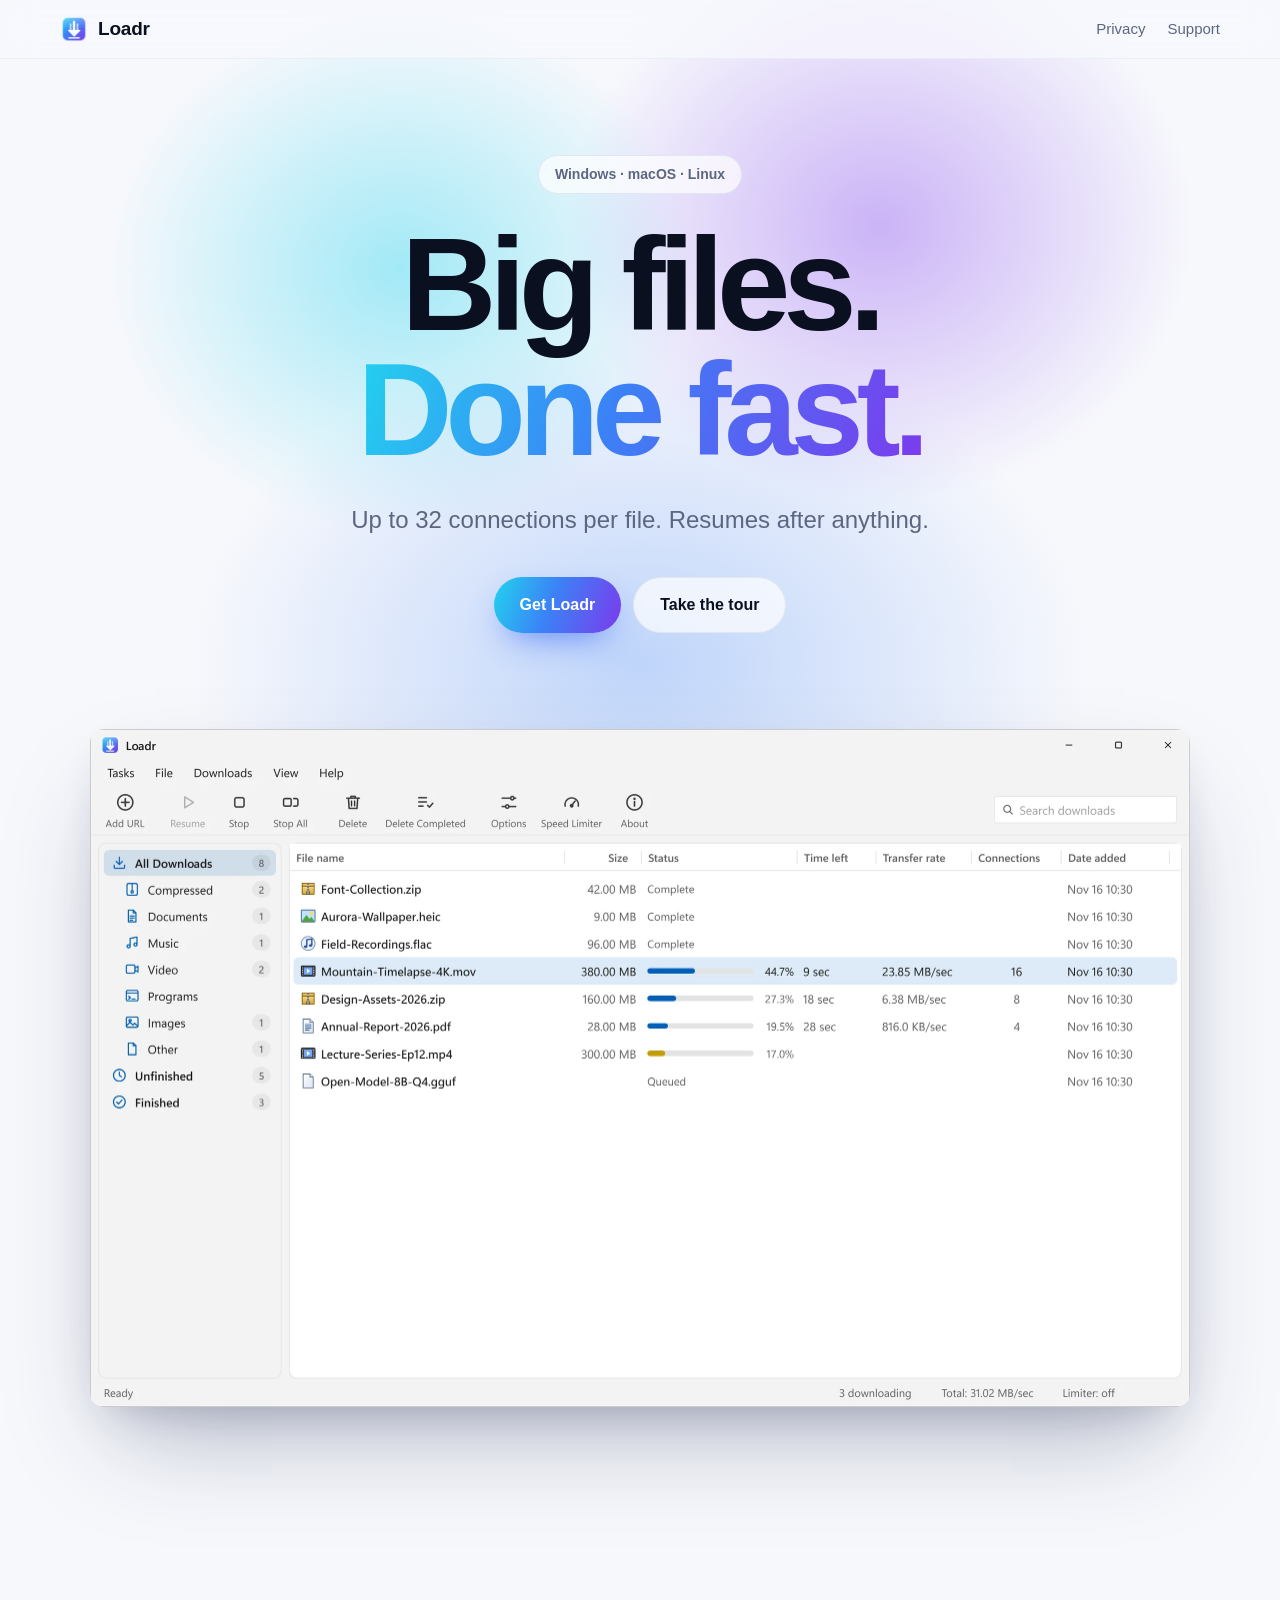
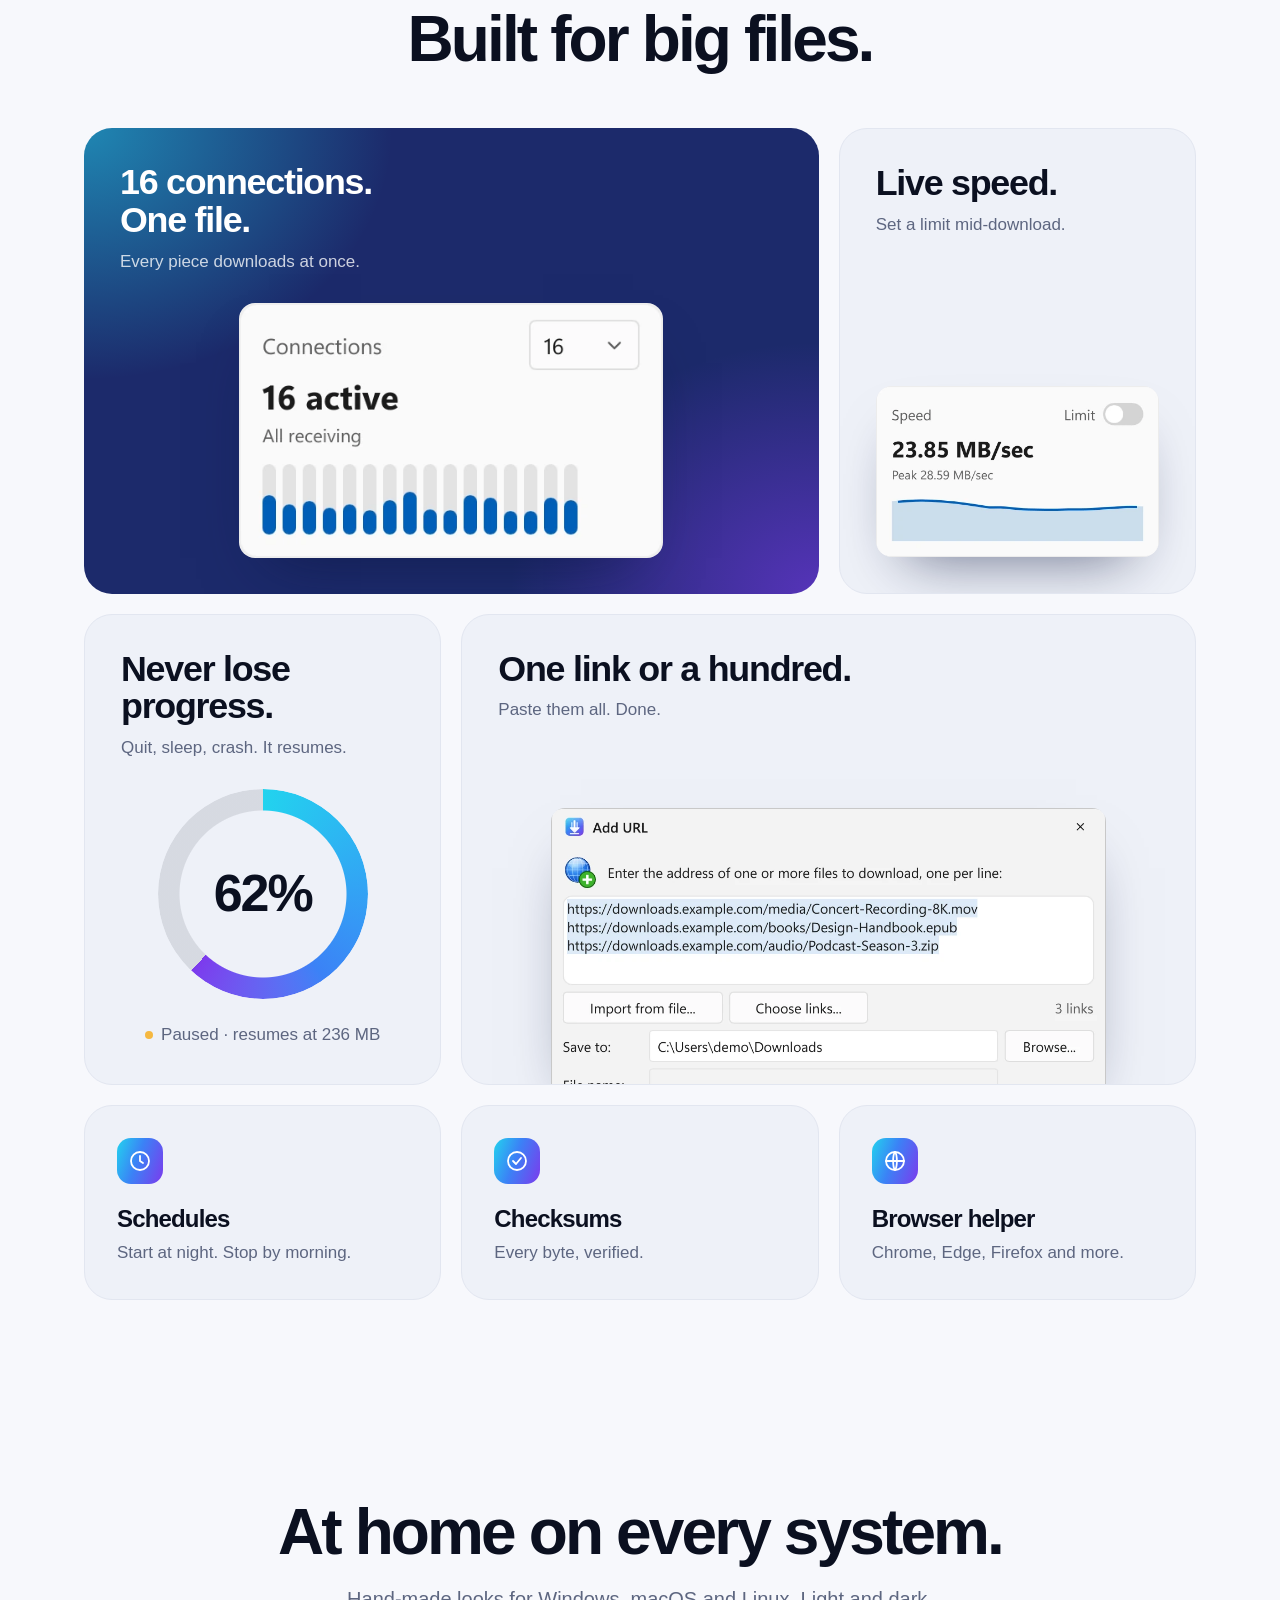
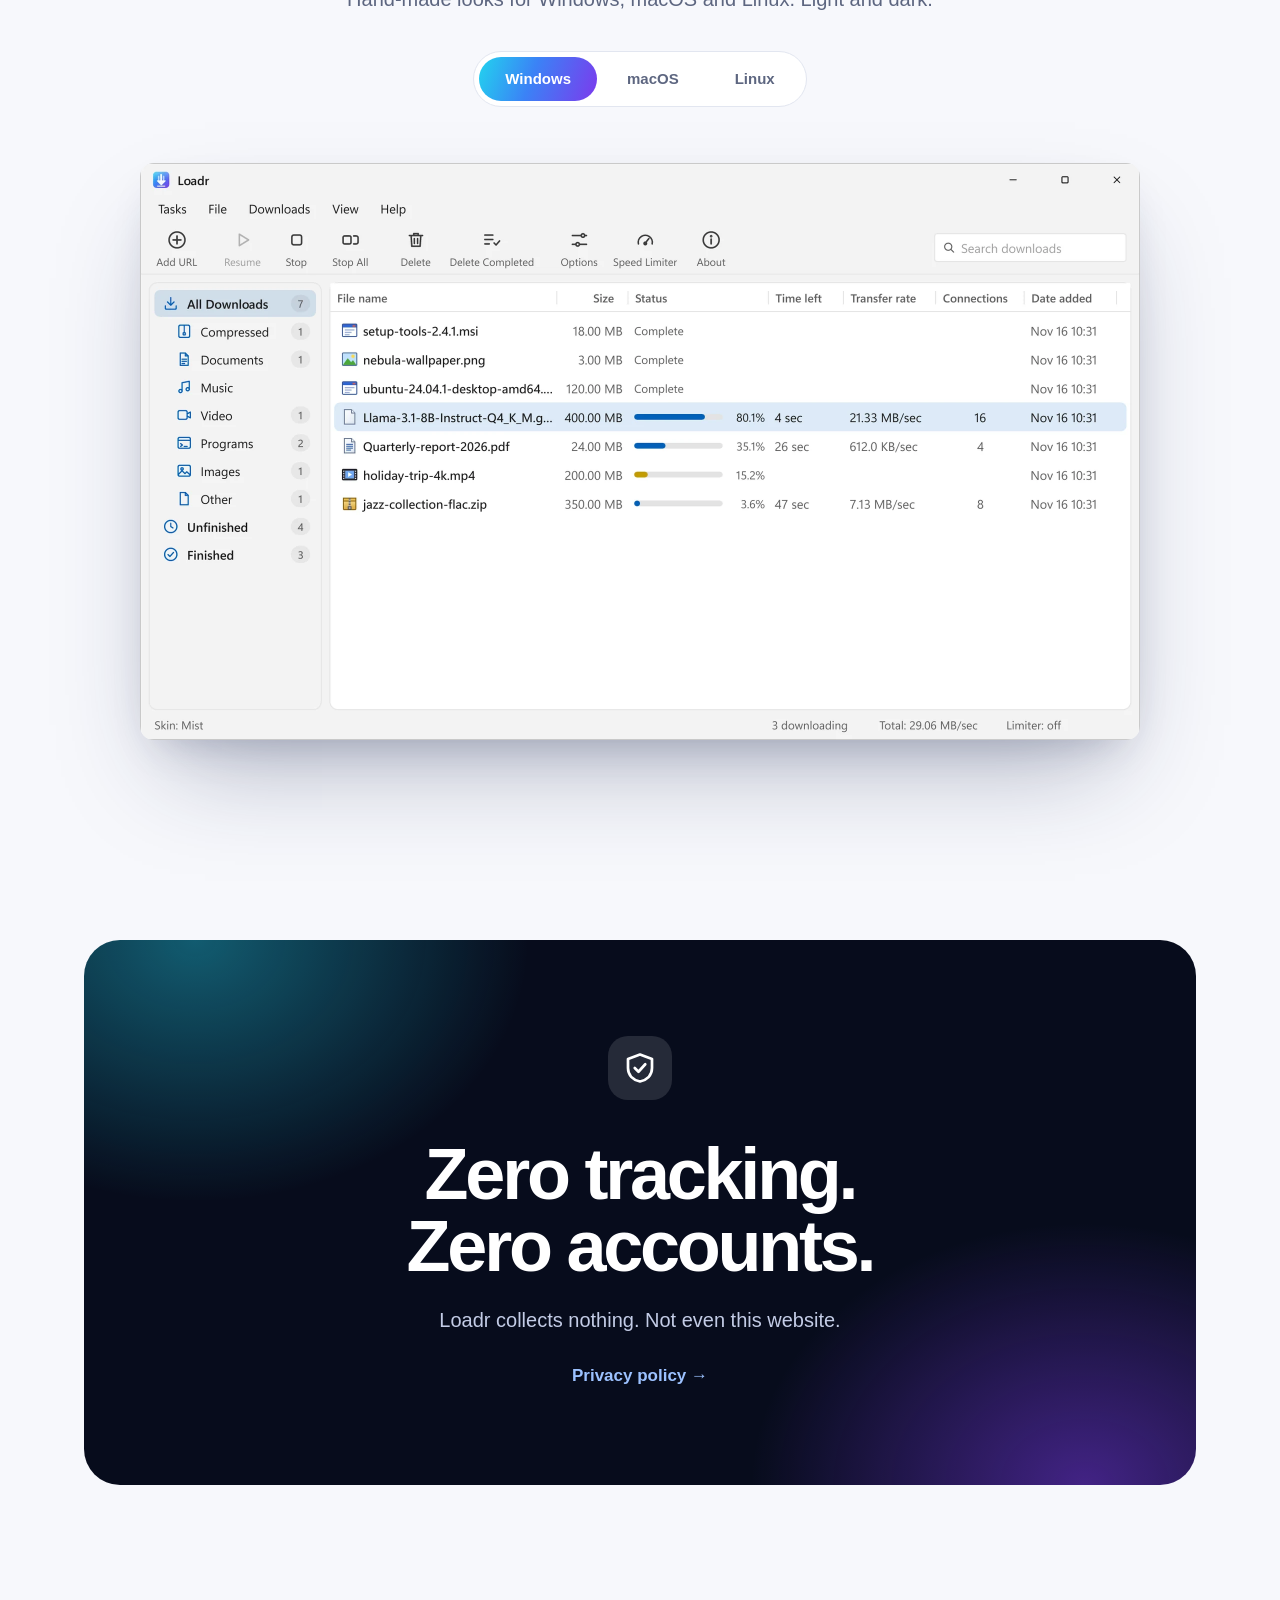
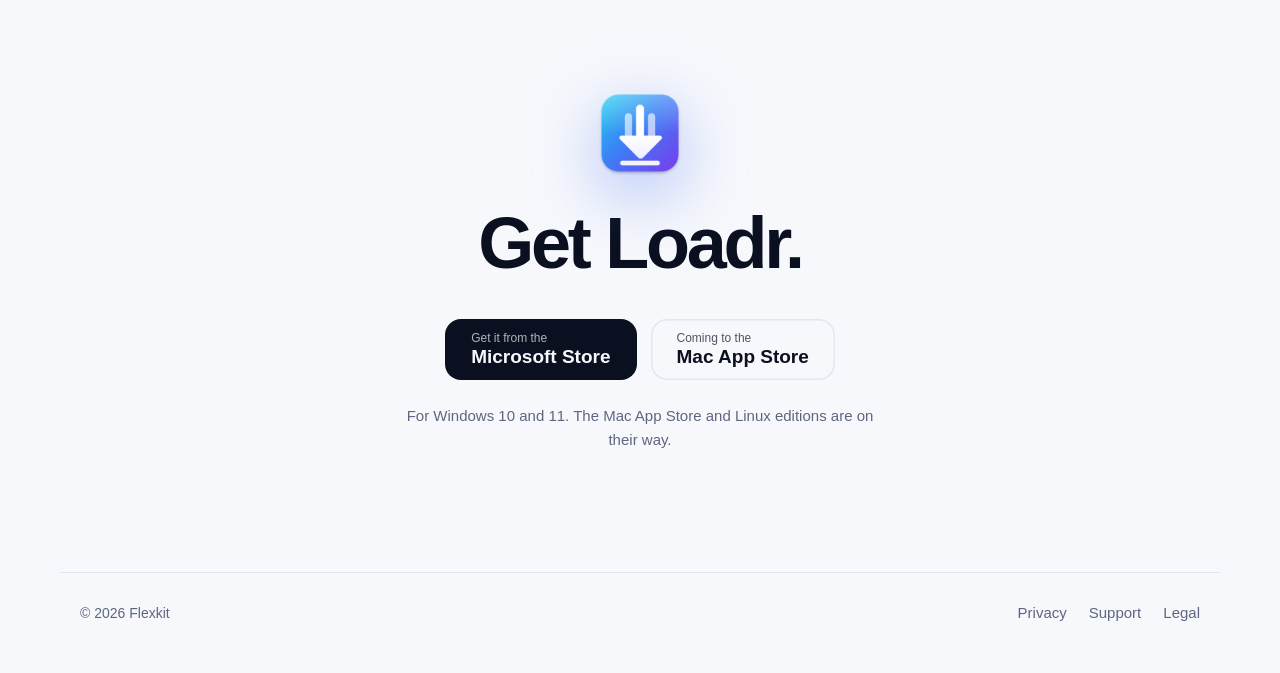
<file: index.html>
<!doctype html>
<html lang="en">
<head>
<meta charset="utf-8">
<meta name="viewport" content="width=device-width, initial-scale=1">
<title>Loadr – Big files, done fast</title>
<meta name="description" content="Loadr downloads big files fast over many connections and never loses progress. For Windows, macOS and Linux. No account, no tracking.">
<meta name="color-scheme" content="light dark">
<link rel="icon" href="img/icon-64.png?v=38c56fb1af">
<link rel="apple-touch-icon" href="img/icon-256.png?v=3b2b8973ac">
<link rel="stylesheet" href="style.css?v=f8e291273c">
</head>
<body>
<header class="top">
  <a class="brand" href=""><img src="img/icon-64.png?v=38c56fb1af" alt="" width="28" height="28">Loadr</a>
  <nav><a href="privacy/">Privacy</a><a href="support/">Support</a></nav>
</header>
<main class="home">
<section class="hero">
  <div class="glow" aria-hidden="true"></div>
  <p class="pill">Windows · macOS · Linux</p>
  <h1>Big files.<br><span class="grad">Done fast.</span></h1>
  <p class="lead">Up to 32 connections per file. Resumes after anything.</p>
  <div class="ctas">
    <a class="btn primary" href="#get">Get Loadr</a>
    <a class="btn ghost" href="#features">Take the tour</a>
  </div>
  <div class="hero-shot"><picture><source srcset="img/main-dark.webp?v=cec4f95485" media="(prefers-color-scheme: dark)"><img src="img/main-light.webp?v=a726b48a9c" alt="The Loadr window with downloads in progress" width="1100" height="678" loading="eager" decoding="async"></picture></div>
</section>

<section class="bento" id="features">
  <h2 class="title">Built for big files.</h2>
  <div class="grid">
    <div class="tile wide accent">
      <div class="copy"><h3>16 connections.<br>One file.</h3><p>Every piece downloads at once.</p></div>
      <picture class="visual"><source srcset="img/conns-dark.webp?v=9357563a1e" media="(prefers-color-scheme: dark)"><img src="img/conns-light.webp?v=15ad174ae7" alt="Sixteen connections, all receiving" width="253" height="152" loading="lazy" decoding="async"></picture>
    </div>
    <div class="tile">
      <div class="copy"><h3>Live speed.</h3><p>Set a limit mid-download.</p></div>
      <picture class="visual"><source srcset="img/speed-dark.webp?v=9acc933d07" media="(prefers-color-scheme: dark)"><img src="img/speed-light.webp?v=f10d495ee6" alt="Live download speed with a speed limit switch" width="253" height="152" loading="lazy" decoding="async"></picture>
    </div>
    <div class="tile">
      <div class="copy"><h3>Never lose progress.</h3><p>Quit, sleep, crash. It resumes.</p></div>
      <div class="visual ring-wrap" aria-hidden="true">
        <div class="ring"></div>
        <p class="ring-note"><span class="dot"></span>Paused &middot; resumes at 236&nbsp;MB</p>
      </div>
    </div>
    <div class="tile wide">
      <div class="copy"><h3>One link or a hundred.</h3><p>Paste them all. Done.</p></div>
      <picture class="visual bleed"><source srcset="img/links-dark.webp?v=c9a3439ea4" media="(prefers-color-scheme: dark)"><img src="img/links-light.webp?v=c458754250" alt="Adding several links at once" width="520" height="260" loading="lazy" decoding="async"></picture>
    </div>
    <div class="tile mini"><svg class="glyph" viewBox="0 0 24 24" width="24" height="24" fill="none" stroke="currentColor" stroke-width="1.8" stroke-linecap="round" stroke-linejoin="round" aria-hidden="true"><circle cx="12" cy="12" r="9"/><path d="M12 7v5l3 2"/></svg><h3>Schedules</h3><p>Start at night. Stop by morning.</p></div><div class="tile mini"><svg class="glyph" viewBox="0 0 24 24" width="24" height="24" fill="none" stroke="currentColor" stroke-width="1.8" stroke-linecap="round" stroke-linejoin="round" aria-hidden="true"><circle cx="12" cy="12" r="9"/><path d="m8 12 3 3 5-6"/></svg><h3>Checksums</h3><p>Every byte, verified.</p></div><div class="tile mini"><svg class="glyph" viewBox="0 0 24 24" width="24" height="24" fill="none" stroke="currentColor" stroke-width="1.8" stroke-linecap="round" stroke-linejoin="round" aria-hidden="true"><circle cx="12" cy="12" r="9"/><path d="M3 12h18M12 3c2.5 3 2.5 15 0 18M12 3c-2.5 3-2.5 15 0 18"/></svg><h3>Browser helper</h3><p>Chrome, Edge, Firefox and more.</p></div>
  </div>
</section>

<section class="systems">
  <h2 class="title">At home on every system.</h2>
  <p class="sub">Hand-made looks for Windows, macOS and Linux. Light and dark.</p>
  <div class="os">
    <input type="radio" name="os" id="os-windows" aria-label="Windows" checked><input type="radio" name="os" id="os-mac" aria-label="macOS"><input type="radio" name="os" id="os-linux" aria-label="Linux">
    <div class="tabs"><label for="os-windows">Windows</label><label for="os-mac">macOS</label><label for="os-linux">Linux</label></div>
    <div class="panes"><figure class="pane pane-windows"><picture><source srcset="img/os-windows-dark.webp?v=4af4ce2249" media="(prefers-color-scheme: dark)"><img src="img/os-windows-light.webp?v=5b9cbb52c4" alt="Loadr on Windows" width="1000" height="577" loading="lazy" decoding="async"></picture></figure><figure class="pane pane-mac"><picture><source srcset="img/os-mac-dark.webp?v=f8fea7fdfd" media="(prefers-color-scheme: dark)"><img src="img/os-mac-light.webp?v=59b51a0058" alt="Loadr on macOS" width="1000" height="577" loading="lazy" decoding="async"></picture></figure><figure class="pane pane-linux"><picture><source srcset="img/os-linux-dark.webp?v=bccd0fdfa7" media="(prefers-color-scheme: dark)"><img src="img/os-linux-light.webp?v=da6540b580" alt="Loadr on Linux" width="1000" height="577" loading="lazy" decoding="async"></picture></figure></div>
  </div>
</section>

<section class="privacy-band">
  <svg class="glyph" viewBox="0 0 24 24" width="24" height="24" fill="none" stroke="currentColor" stroke-width="1.8" stroke-linecap="round" stroke-linejoin="round" aria-hidden="true"><path d="M12 3 4 6v6c0 5 3.5 8 8 9 4.5-1 8-4 8-9V6l-8-3z"/><path d="m8.5 12 2.5 2.5 4.5-5"/></svg>
  <h2>Zero tracking.<br>Zero accounts.</h2>
  <p>Loadr collects nothing. Not even this website.</p>
  <a href="privacy/">Privacy policy &rarr;</a>
</section>

<section class="get" id="get">
  <img src="img/icon-256.png?v=3b2b8973ac" alt="" width="96" height="96">
  <h2>Get Loadr.</h2>
  <div class="ctas">
    <a class="badge" href="https://apps.microsoft.com/detail/9PG36DQM4502?mode=direct"><small>Get it from the</small>Microsoft Store</a>
    <span class="badge soon"><small>Coming to the</small>Mac App Store</span>
  </div>
  <p class="get-note">For Windows 10 and 11. The Mac App Store and Linux editions are on their way.</p>
</section>
</main>
<footer>
  <span>© 2026 Flexkit</span>
  <nav><a href="privacy/">Privacy</a><a href="support/">Support</a><a href="legal/">Legal</a></nav>
</footer>
</body>
</html>
</file>
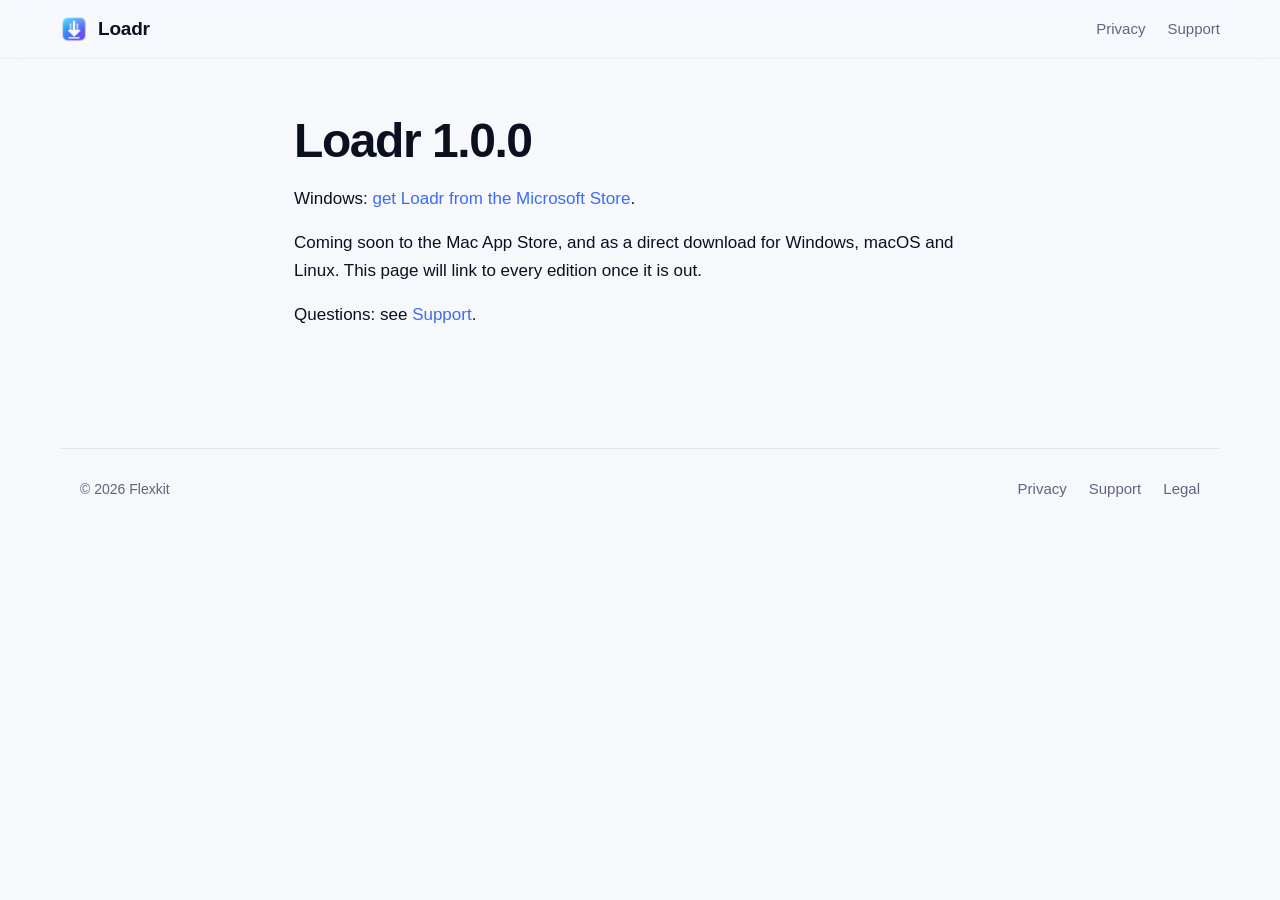
<file: download/index.html>
<!doctype html>
<html lang="en">
<head>
<meta charset="utf-8">
<meta name="viewport" content="width=device-width, initial-scale=1">
<title>Download Loadr</title>
<meta name="description" content="Download Loadr.">
<meta name="color-scheme" content="light dark">
<link rel="icon" href="../img/icon-64.png?v=38c56fb1af">
<link rel="apple-touch-icon" href="../img/icon-256.png?v=3b2b8973ac">
<link rel="stylesheet" href="../style.css?v=f8e291273c">
</head>
<body>
<header class="top">
  <a class="brand" href="../"><img src="../img/icon-64.png?v=38c56fb1af" alt="" width="28" height="28">Loadr</a>
  <nav><a href="../privacy/">Privacy</a><a href="../support/">Support</a></nav>
</header>
<main class="doc"><h1>Loadr 1.0.0</h1><p>Windows: <a href="https://apps.microsoft.com/detail/9PG36DQM4502?mode=direct">get Loadr from the Microsoft Store</a>.</p><p>Coming soon to the Mac App Store, and as a direct download for Windows, macOS and Linux. This page will link to every edition once it is out.</p><p>Questions: see <a href="../support/">Support</a>.</p></main>
<footer>
  <span>© 2026 Flexkit</span>
  <nav><a href="../privacy/">Privacy</a><a href="../support/">Support</a><a href="../legal/">Legal</a></nav>
</footer>
</body>
</html>
</file>
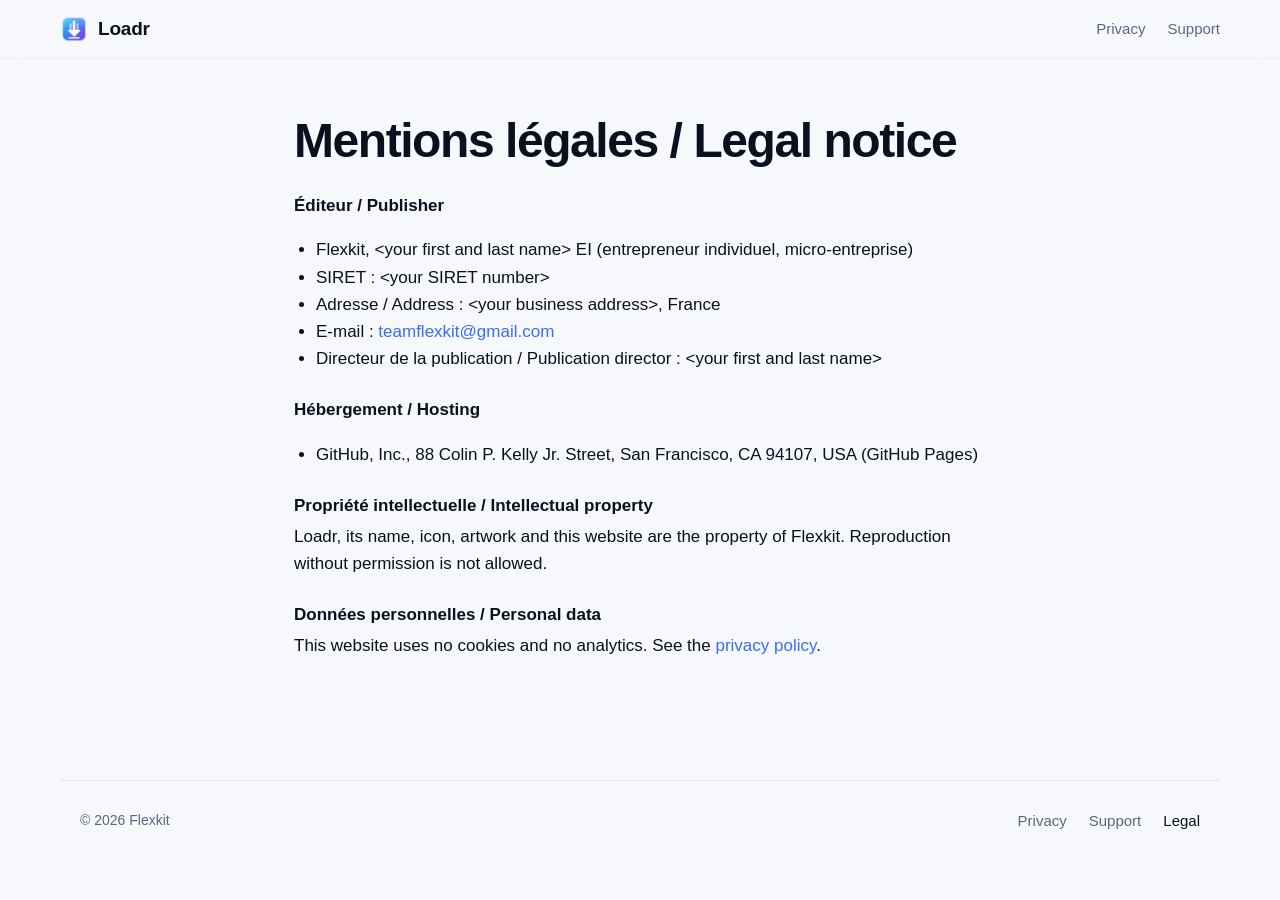
<file: legal/index.html>
<!doctype html>
<html lang="en">
<head>
<meta charset="utf-8">
<meta name="viewport" content="width=device-width, initial-scale=1">
<title>Mentions légales / Legal notice</title>
<meta name="description" content="Legal notice for Loadr and Flexkit.">
<meta name="color-scheme" content="light dark">
<link rel="icon" href="../img/icon-64.png?v=38c56fb1af">
<link rel="apple-touch-icon" href="../img/icon-256.png?v=3b2b8973ac">
<link rel="stylesheet" href="../style.css?v=f8e291273c">
</head>
<body>
<header class="top">
  <a class="brand" href="../"><img src="../img/icon-64.png?v=38c56fb1af" alt="" width="28" height="28">Loadr</a>
  <nav><a href="../privacy/">Privacy</a><a href="../support/">Support</a></nav>
</header>
<main class="doc">
<h1>Mentions légales / Legal notice</h1>
<h3>Éditeur / Publisher</h3>
<ul><li>Flexkit, &lt;your first and last name&gt; EI (entrepreneur individuel, micro-entreprise)</li><li>SIRET : &lt;your SIRET number&gt;</li><li>Adresse / Address : &lt;your business address&gt;, France</li><li>E-mail : <a href="mailto:teamflexkit@gmail.com">teamflexkit@gmail.com</a></li><li>Directeur de la publication / Publication director : &lt;your first and last name&gt;</li></ul>
<h3>Hébergement / Hosting</h3>
<ul><li>GitHub, Inc., 88 Colin P. Kelly Jr. Street, San Francisco, CA 94107, USA (GitHub Pages)</li></ul>
<h3>Propriété intellectuelle / Intellectual property</h3>
<p>Loadr, its name, icon, artwork and this website are the property of Flexkit. Reproduction without permission is not allowed.</p>
<h3>Données personnelles / Personal data</h3>
<p>This website uses no cookies and no analytics. See the <a href="../privacy/">privacy policy</a>.</p>
</main>
<footer>
  <span>© 2026 Flexkit</span>
  <nav><a href="../privacy/">Privacy</a><a href="../support/">Support</a><a href="../legal/" aria-current="page">Legal</a></nav>
</footer>
</body>
</html>
</file>
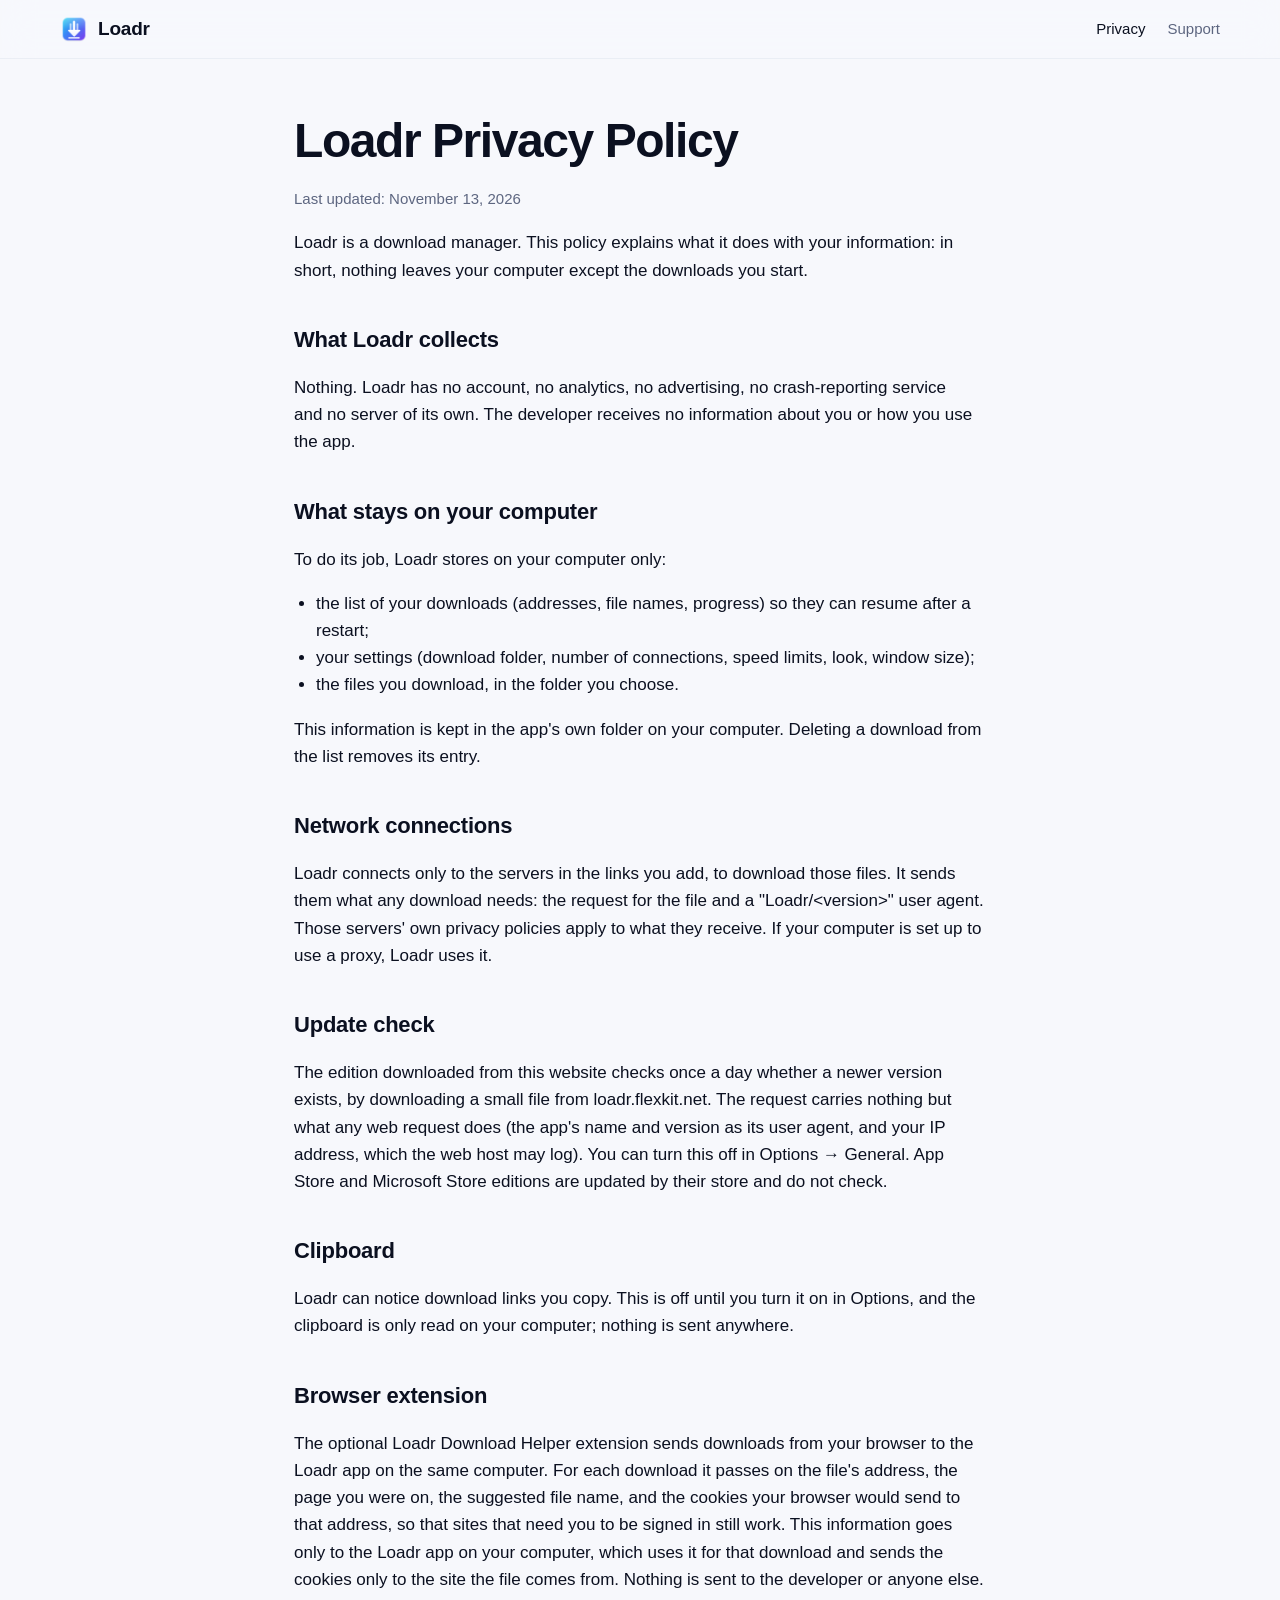
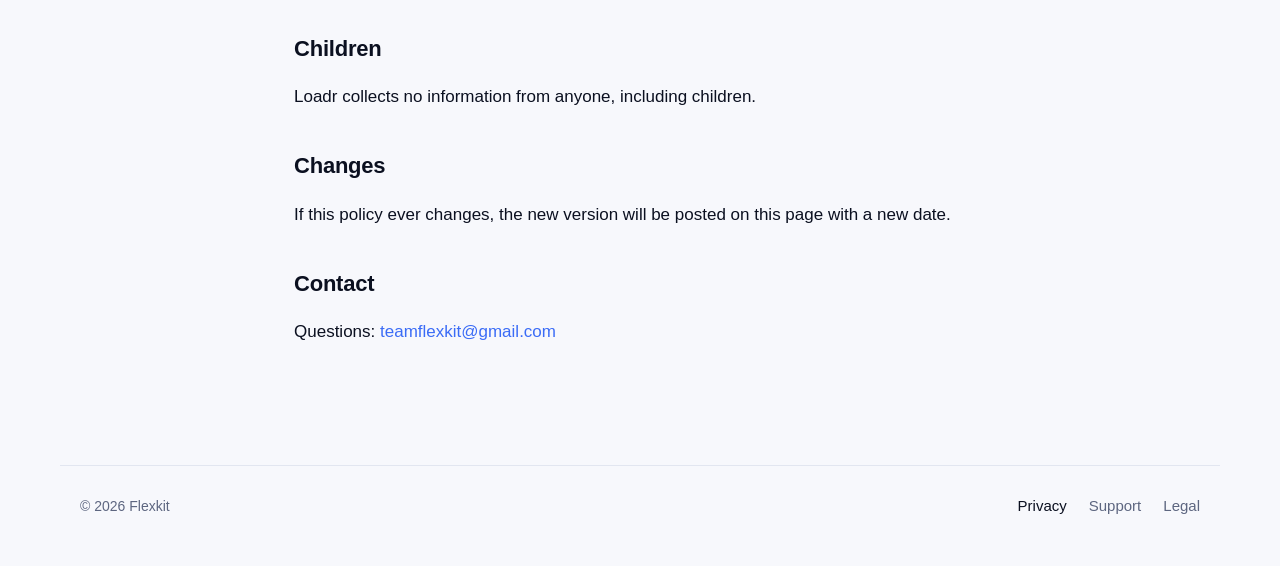
<file: privacy/index.html>
<!doctype html>
<html lang="en">
<head>
<meta charset="utf-8">
<meta name="viewport" content="width=device-width, initial-scale=1">
<title>Loadr Privacy Policy</title>
<meta name="description" content="How Loadr handles your information: it collects none.">
<meta name="color-scheme" content="light dark">
<link rel="icon" href="../img/icon-64.png?v=38c56fb1af">
<link rel="apple-touch-icon" href="../img/icon-256.png?v=3b2b8973ac">
<link rel="stylesheet" href="../style.css?v=f8e291273c">
</head>
<body>
<header class="top">
  <a class="brand" href="../"><img src="../img/icon-64.png?v=38c56fb1af" alt="" width="28" height="28">Loadr</a>
  <nav><a href="../privacy/" aria-current="page">Privacy</a><a href="../support/">Support</a></nav>
</header>
<main class="doc">
<h1>Loadr Privacy Policy</h1>
<p><em>Last updated: November 13, 2026</em></p>
<p>Loadr is a download manager. This policy explains what it does with your information: in short, nothing leaves your computer except the downloads you start.</p>
<h2>What Loadr collects</h2>
<p>Nothing. Loadr has no account, no analytics, no advertising, no crash-reporting service and no server of its own. The developer receives no information about you or how you use the app.</p>
<h2>What stays on your computer</h2>
<p>To do its job, Loadr stores on your computer only:</p>
<ul><li>the list of your downloads (addresses, file names, progress) so they can resume after a restart;</li><li>your settings (download folder, number of connections, speed limits, look, window size);</li><li>the files you download, in the folder you choose.</li></ul>
<p>This information is kept in the app's own folder on your computer. Deleting a download from the list removes its entry.</p>
<h2>Network connections</h2>
<p>Loadr connects only to the servers in the links you add, to download those files. It sends them what any download needs: the request for the file and a "Loadr/&lt;version&gt;" user agent. Those servers' own privacy policies apply to what they receive. If your computer is set up to use a proxy, Loadr uses it.</p>
<h2>Update check</h2>
<p>The edition downloaded from this website checks once a day whether a newer version exists, by downloading a small file from loadr.flexkit.net. The request carries nothing but what any web request does (the app's name and version as its user agent, and your IP address, which the web host may log). You can turn this off in Options → General. App Store and Microsoft Store editions are updated by their store and do not check.</p>
<h2>Clipboard</h2>
<p>Loadr can notice download links you copy. This is off until you turn it on in Options, and the clipboard is only read on your computer; nothing is sent anywhere.</p>
<h2>Browser extension</h2>
<p>The optional Loadr Download Helper extension sends downloads from your browser to the Loadr app on the same computer. For each download it passes on the file's address, the page you were on, the suggested file name, and the cookies your browser would send to that address, so that sites that need you to be signed in still work. This information goes only to the Loadr app on your computer, which uses it for that download and sends the cookies only to the site the file comes from. Nothing is sent to the developer or anyone else.</p>
<h2>Children</h2>
<p>Loadr collects no information from anyone, including children.</p>
<h2>Changes</h2>
<p>If this policy ever changes, the new version will be posted on this page with a new date.</p>
<h2>Contact</h2>
<p>Questions: <a href="mailto:teamflexkit@gmail.com">teamflexkit@gmail.com</a></p>
</main>
<footer>
  <span>© 2026 Flexkit</span>
  <nav><a href="../privacy/" aria-current="page">Privacy</a><a href="../support/">Support</a><a href="../legal/">Legal</a></nav>
</footer>
</body>
</html>
</file>
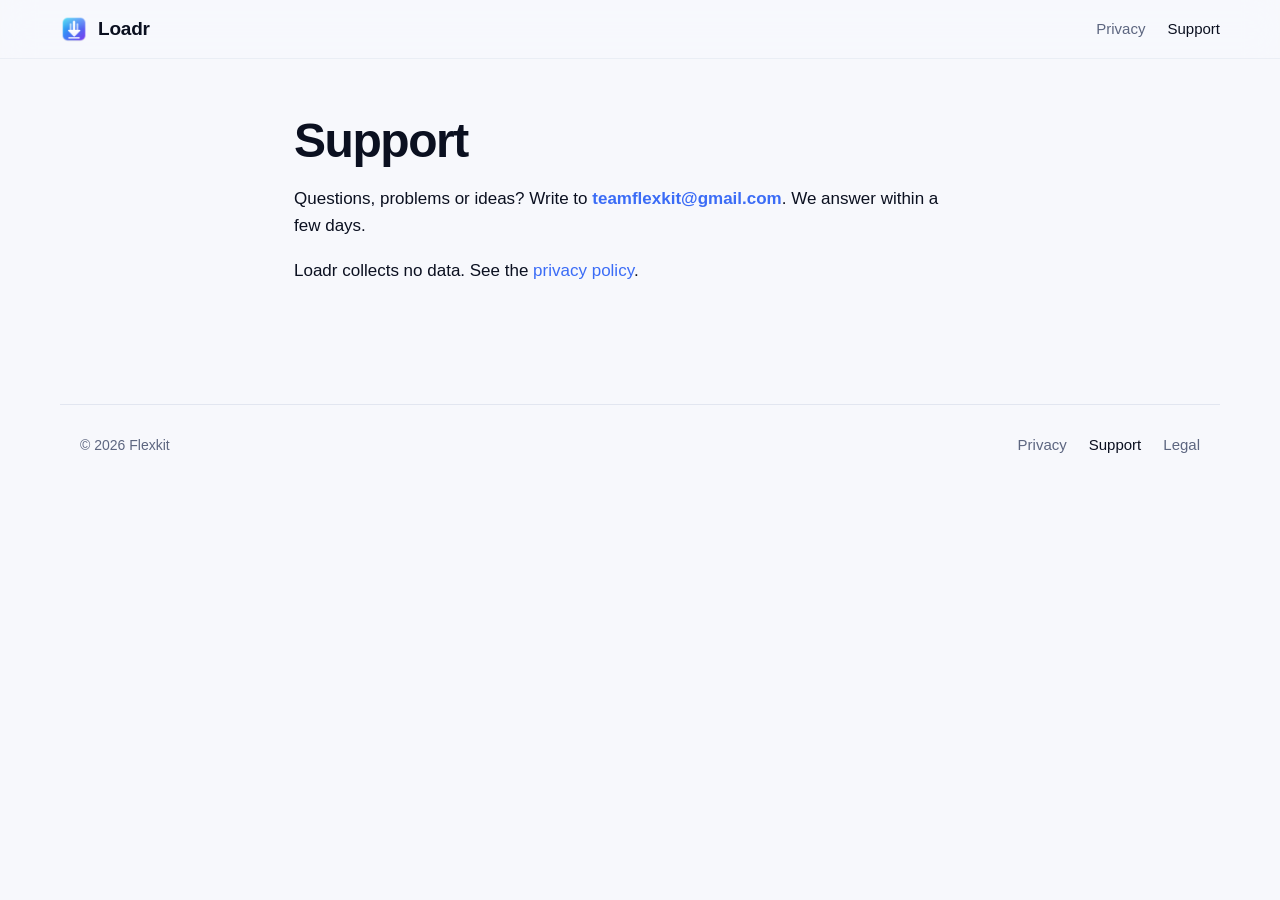
<file: support/index.html>
<!doctype html>
<html lang="en">
<head>
<meta charset="utf-8">
<meta name="viewport" content="width=device-width, initial-scale=1">
<title>Support</title>
<meta name="description" content="Help and contact for Loadr.">
<meta name="color-scheme" content="light dark">
<link rel="icon" href="../img/icon-64.png?v=38c56fb1af">
<link rel="apple-touch-icon" href="../img/icon-256.png?v=3b2b8973ac">
<link rel="stylesheet" href="../style.css?v=f8e291273c">
</head>
<body>
<header class="top">
  <a class="brand" href="../"><img src="../img/icon-64.png?v=38c56fb1af" alt="" width="28" height="28">Loadr</a>
  <nav><a href="../privacy/">Privacy</a><a href="../support/" aria-current="page">Support</a></nav>
</header>
<main class="doc">
<h1>Support</h1>
<p>Questions, problems or ideas? Write to <strong><a href="mailto:teamflexkit@gmail.com">teamflexkit@gmail.com</a></strong>. We answer within a few days.</p>
<p>Loadr collects no data. See the <a href="https://loadr.flexkit.net/privacy/">privacy policy</a>.</p>
</main>
<footer>
  <span>© 2026 Flexkit</span>
  <nav><a href="../privacy/">Privacy</a><a href="../support/" aria-current="page">Support</a><a href="../legal/">Legal</a></nav>
</footer>
</body>
</html>
</file>
<file: style.css>
/* Website style (copied to site/style.css by tools/build_site.py). No web fonts and no
   scripts: the system font is used and the page makes no third-party requests. */
:root {
  --bg: #f7f8fc;
  --surface: #ffffff;
  --tile: #eef1f8;
  --text: #0b1020;
  --muted: #5d6680;
  --line: #e2e6f0;
  --accent: #3b6cf6;
  --c1: #22d3ee;
  --c2: #3b82f6;
  --c3: #7c3aed;
  --grad: linear-gradient(110deg, var(--c1) 0%, var(--c2) 45%, var(--c3) 100%);
  --shadow: 0 50px 100px -30px rgba(30, 41, 80, 0.35), 0 18px 40px -20px rgba(30, 41, 80, 0.25);
  color-scheme: light dark;
}
@media (prefers-color-scheme: dark) {
  :root {
    --bg: #05080f;
    --surface: #0d1322;
    --tile: #0d1322;
    --text: #f1f4ff;
    --muted: #8e99b5;
    --line: #1a2238;
    --accent: #7aa2ff;
    --shadow: 0 50px 100px -30px rgba(0, 0, 0, 0.85), 0 18px 40px -20px rgba(0, 0, 0, 0.6);
  }
}
* { box-sizing: border-box; }
html { -webkit-text-size-adjust: 100%; scroll-behavior: smooth; }
@media (prefers-reduced-motion: reduce) { html { scroll-behavior: auto; } }
body {
  margin: 0;
  background: var(--bg);
  color: var(--text);
  font: 17px/1.6 -apple-system, BlinkMacSystemFont, "Segoe UI Variable Display", "Segoe UI", "Inter", Roboto, "Helvetica Neue", Arial, sans-serif;
  -webkit-font-smoothing: antialiased;
  overflow-x: hidden;
}
a { color: var(--accent); text-decoration: none; }
a:hover { text-decoration: underline; }
img { max-width: 100%; height: auto; display: block; }
picture { display: block; }
h1, h2, h3 { text-wrap: balance; }
p { text-wrap: pretty; }

/* ---------- header and footer ---------- */
.top {
  position: sticky; top: 0; z-index: 10;
  display: flex; align-items: center; justify-content: space-between; gap: 16px;
  padding: 14px max(20px, calc((100vw - 1160px) / 2));
  background: color-mix(in srgb, var(--bg) 75%, transparent);
  backdrop-filter: saturate(1.6) blur(16px);
  -webkit-backdrop-filter: saturate(1.6) blur(16px);
  border-bottom: 1px solid color-mix(in srgb, var(--line) 60%, transparent);
}
.brand { display: flex; align-items: center; gap: 10px; color: var(--text); font-weight: 700; font-size: 19px; letter-spacing: -0.01em; }
.brand img { border-radius: 7px; }
.brand:hover { text-decoration: none; }
nav { display: flex; gap: 22px; }
nav a { color: var(--muted); font-size: 15px; }
nav a[aria-current="page"], nav a:hover { color: var(--text); text-decoration: none; }
footer {
  max-width: 1160px; margin: 120px auto 0; padding: 28px 20px 48px;
  display: flex; align-items: center; justify-content: space-between; gap: 16px; flex-wrap: wrap;
  color: var(--muted); font-size: 14px; border-top: 1px solid var(--line);
}

/* ---------- shared ---------- */
main { max-width: 1160px; margin: 0 auto; padding: 0 24px; }
.grad { background: var(--grad); -webkit-background-clip: text; background-clip: text; color: transparent; }
.title {
  font-size: clamp(36px, 5.6vw, 64px); line-height: 1.02; letter-spacing: -0.045em;
  text-align: center; margin: 0 0 56px;
}
.btn {
  display: inline-flex; align-items: center; padding: 14px 26px; border-radius: 999px;
  font-weight: 600; font-size: 16px; transition: transform .15s ease, box-shadow .15s ease;
}
.btn:hover { text-decoration: none; transform: translateY(-1px); }
.btn.primary { color: #fff; background: var(--grad); box-shadow: 0 14px 34px -14px rgba(59, 108, 246, .9); }
.btn.ghost { color: var(--text); border: 1px solid var(--line); background: color-mix(in srgb, var(--surface) 70%, transparent); }
.ctas { display: flex; gap: 12px; justify-content: center; flex-wrap: wrap; }

/* ---------- hero ---------- */
.hero { position: relative; text-align: center; padding: 96px 0 0; }
.glow {
  position: absolute; left: 50%; top: -120px; width: 1500px; height: 1100px; transform: translateX(-50%);
  z-index: -1; pointer-events: none;
  background:
    radial-gradient(28% 34% at 34% 30%, color-mix(in srgb, var(--c1) 40%, transparent), transparent 70%),
    radial-gradient(30% 36% at 66% 26%, color-mix(in srgb, var(--c3) 36%, transparent), transparent 70%),
    radial-gradient(40% 40% at 50% 66%, color-mix(in srgb, var(--c2) 30%, transparent), transparent 75%);
}
.pill {
  display: inline-block; margin: 0 0 28px; padding: 7px 16px; border-radius: 999px; font-size: 14px; font-weight: 600;
  color: var(--muted); background: color-mix(in srgb, var(--surface) 70%, transparent); border: 1px solid var(--line);
}
.hero h1 { font-size: clamp(56px, 11vw, 132px); line-height: 0.95; letter-spacing: -0.055em; margin: 0 0 28px; font-weight: 800; }
.lead { font-size: clamp(19px, 2.4vw, 24px); color: var(--muted); margin: 0 auto 38px; max-width: 640px; }
.hero-shot { margin: 96px auto 0; max-width: 1100px; }
.hero-shot img { border-radius: 14px; box-shadow: var(--shadow); }

/* ---------- bento ---------- */
.bento { margin-top: 200px; }
.grid { display: grid; grid-template-columns: repeat(6, 1fr); gap: 20px; }
.tile {
  grid-column: span 2; position: relative; overflow: hidden;
  display: flex; flex-direction: column; gap: 28px;
  padding: 36px 36px 0; min-height: 420px; border-radius: 28px;
  background: var(--tile); border: 1px solid var(--line);
}
.tile.wide { grid-column: span 4; }
.tile.accent {
  color: #fff; border: 0;
  background:
    radial-gradient(70% 90% at 0% 0%, rgba(34, 211, 238, .55), transparent 60%),
    radial-gradient(70% 90% at 100% 100%, rgba(124, 58, 237, .6), transparent 60%),
    #1c2a6b;
}
.tile h3 { font-size: clamp(26px, 2.8vw, 36px); line-height: 1.05; letter-spacing: -0.035em; margin: 0 0 8px; font-weight: 750; }
.tile p { margin: 0; color: var(--muted); font-size: 17px; }
.tile.accent p { color: rgba(255, 255, 255, .78); }
.tile .visual { margin-top: auto; padding-bottom: 36px; }
.tile .visual img { width: 100%; border-radius: 16px; box-shadow: 0 30px 60px -30px rgba(10, 20, 60, .6); margin: 0 auto; }
.tile.wide .visual img { width: 64%; }
/* Windows that run off the bottom edge of their tile. */
.tile .visual.bleed { padding-bottom: 0; margin-bottom: -2px; }
.tile .visual.bleed img { border-radius: 14px 14px 0 0; }
.tile.wide .visual.bleed img { width: 84%; }
/* A progress ring drawn in CSS (the "Never lose progress" tile). */
.ring-wrap { position: relative; display: flex; flex-direction: column; align-items: center; gap: 22px; }
.ring {
  width: 210px; height: 210px; border-radius: 50%; display: grid; place-items: center;
  background: conic-gradient(var(--c1), var(--c2) 40%, var(--c3) 62%, color-mix(in srgb, var(--text) 10%, transparent) 62% 100%);
  -webkit-mask: radial-gradient(farthest-side, transparent calc(100% - 22px), #000 calc(100% - 21px));
          mask: radial-gradient(farthest-side, transparent calc(100% - 22px), #000 calc(100% - 21px));
  position: relative;
}
.ring-wrap::before {
  content: "62%"; position: absolute; top: 105px; left: 50%; transform: translate(-50%, -50%);
  font-size: 52px; font-weight: 800; letter-spacing: -0.04em;
}
.ring-note { margin: 0; font-size: 15px; color: var(--muted); display: inline-flex; align-items: center; gap: 8px; }
.ring-note .dot { width: 8px; height: 8px; border-radius: 50%; background: #f5b841; }
.tile.mini { min-height: 0; padding: 32px; gap: 0; }
.tile.mini .glyph { width: 46px; height: 46px; padding: 11px; border-radius: 14px; color: #fff; background: var(--grad); margin-bottom: 22px; }
.tile.mini h3 { font-size: 24px; }

/* ---------- systems (CSS-only tabs) ---------- */
.systems { text-align: center; margin-top: 200px; }
.systems .title { margin-bottom: 18px; }
.systems .sub { color: var(--muted); font-size: 20px; margin: 0 auto 36px; }
.os > input { position: absolute; opacity: 0; pointer-events: none; }
.tabs {
  display: inline-flex; gap: 4px; padding: 5px; border-radius: 999px;
  background: var(--surface); border: 1px solid var(--line); margin-bottom: 56px;
}
.tabs label { padding: 10px 26px; border-radius: 999px; cursor: pointer; font-weight: 600; font-size: 15px; color: var(--muted); }
.tabs label:hover { color: var(--text); }
#os-windows:checked ~ .tabs label[for="os-windows"],
#os-mac:checked ~ .tabs label[for="os-mac"],
#os-linux:checked ~ .tabs label[for="os-linux"] { color: #fff; background: var(--grad); }
#os-windows:focus-visible ~ .tabs label[for="os-windows"],
#os-mac:focus-visible ~ .tabs label[for="os-mac"],
#os-linux:focus-visible ~ .tabs label[for="os-linux"] { outline: 2px solid var(--accent); outline-offset: 2px; }
.pane { display: none; margin: 0 auto; max-width: 1000px; }
#os-windows:checked ~ .panes .pane-windows,
#os-mac:checked ~ .panes .pane-mac,
#os-linux:checked ~ .panes .pane-linux { display: block; animation: fade .4s ease; }
@keyframes fade { from { opacity: 0; transform: translateY(10px); } }
.pane img { border-radius: 14px; box-shadow: var(--shadow); }

/* ---------- privacy ---------- */
.privacy-band {
  margin-top: 200px; padding: 96px 32px; border-radius: 36px; text-align: center; color: #fff;
  background:
    radial-gradient(50% 80% at 10% 0%, rgba(34, 211, 238, .4), transparent 60%),
    radial-gradient(50% 80% at 90% 100%, rgba(124, 58, 237, .5), transparent 60%),
    #070c1c;
}
.privacy-band .glyph { width: 64px; height: 64px; padding: 14px; border-radius: 20px; background: rgba(255, 255, 255, .12); color: #fff; margin: 0 auto 30px; }
.privacy-band h2 { font-size: clamp(40px, 6vw, 72px); line-height: 1; letter-spacing: -0.045em; margin: 0 0 22px; }
.privacy-band p { color: #c3cce6; font-size: 20px; margin: 0 0 26px; }
.privacy-band a { color: #9cc2ff; font-weight: 600; }

/* ---------- get ---------- */
.get { text-align: center; margin-top: 200px; }
.get img { margin: 0 auto 26px; filter: drop-shadow(0 20px 34px rgba(59, 108, 246, .4)); }
.get h2 { font-size: clamp(40px, 6vw, 72px); line-height: 1; letter-spacing: -0.045em; margin: 0 0 40px; }
.badge {
  display: inline-flex; flex-direction: column; align-items: flex-start; line-height: 1.2;
  padding: 12px 26px; border-radius: 16px; background: var(--text); color: var(--bg); font-weight: 650; font-size: 19px;
}
.badge small { font-weight: 500; font-size: 12px; opacity: .7; }
a.badge { text-decoration: none; transition: transform .15s, box-shadow .2s; }
a.badge:hover { transform: translateY(-2px); box-shadow: 0 14px 30px -14px rgba(59, 108, 246, .7); }
.badge.soon { background: transparent; color: var(--text); box-shadow: inset 0 0 0 1.5px var(--line); }
.get .ctas { display: flex; flex-wrap: wrap; justify-content: center; gap: 14px; }
.get-note { color: var(--muted); font-size: 15px; margin: 24px auto 0; max-width: 32em; }

/* ---------- documents (privacy, support, legal) ---------- */
.doc { max-width: 740px; padding-top: 56px; }
.doc h1 { font-size: clamp(34px, 5vw, 48px); line-height: 1.1; letter-spacing: -0.03em; margin: 0 0 10px; }
.doc h2 { font-size: 22px; letter-spacing: -0.01em; margin: 38px 0 8px; }
.doc h3 { font-size: 17px; margin: 24px 0 4px; }
.doc h3 + p { margin-top: 0; }
.doc ul { padding-left: 22px; }
.doc em { color: var(--muted); font-style: normal; font-size: 15px; }
code { font: 0.9em ui-monospace, SFMono-Regular, Menlo, Consolas, monospace; background: var(--surface); border: 1px solid var(--line); border-radius: 5px; padding: 1px 5px; }

/* ---------- small screens ---------- */
@media (max-width: 900px) {
  .grid { grid-template-columns: 1fr; }
  .tile, .tile.wide { grid-column: auto; min-height: 0; }
  .tile.wide .visual img, .tile.wide .visual.bleed img { max-width: 100%; width: 100%; }
  .bento, .systems, .privacy-band, .get { margin-top: 128px; }
  .hero { padding-top: 56px; }
  .hero-shot { margin-top: 64px; }
  .title { margin-bottom: 36px; }
  .privacy-band { padding: 64px 24px; }
}
@media (max-width: 520px) {
  nav { gap: 14px; }
  nav a { font-size: 14px; }
  .top { padding-left: 16px; padding-right: 16px; }
  main { padding: 0 16px; }
  .tile { padding: 28px 24px 0; border-radius: 22px; }
  .tabs label { padding: 9px 16px; }
}
</file>
